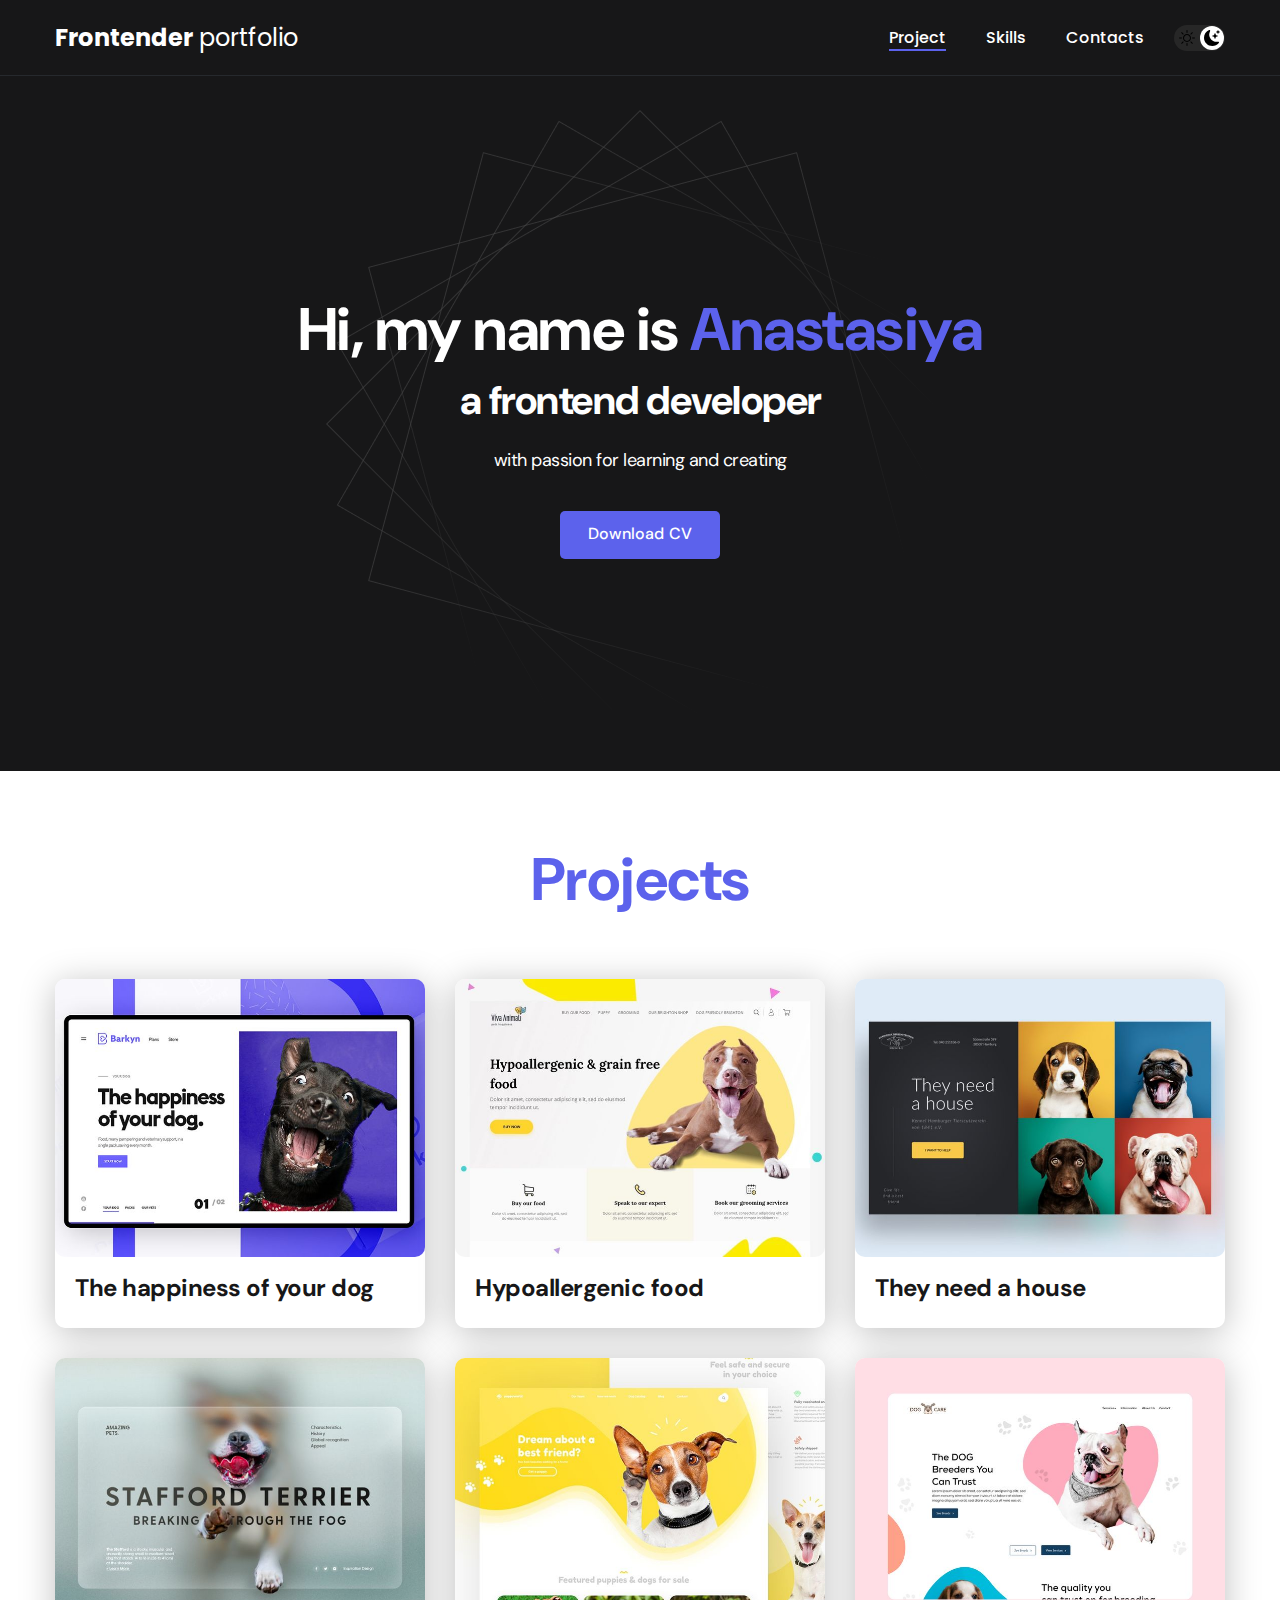
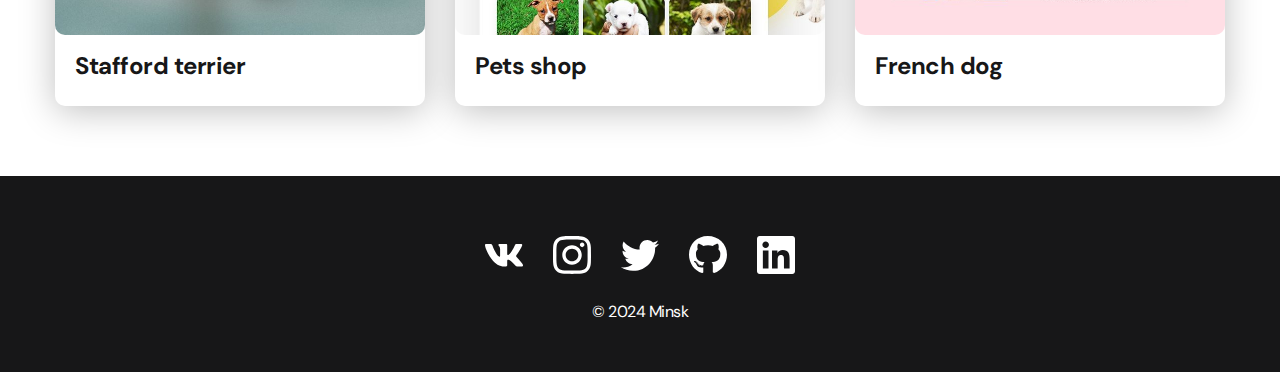
<file: index.html>
<!DOCTYPE html>
<html lang="en">
<head>
    <meta charset="UTF-8">
    <meta name="viewport" content="width=device-width, initial-scale=1.0">
    <title>Portfolio</title>
    <link rel="stylesheet" href="./css/main.css">
</head>
<body>
    <nav class="nav">
        <div class="container">
            <div class="nav-row">
                <a href="./index.html" class="logo"><strong>Frontender</strong> portfolio</a>

                <button class="dark-mode-btn dark-mode-btn--active">
                    <img src="./img/icon/sun.svg" alt="light mode" class="dark-mode-btn__item">
                    <img src="./img/icon/moon.svg" alt="dark mode" class="dark-mode-btn__item">
                </button>

                <ul class="nav-list">
                    <li class="nav-list__item"><a href="./index.html" class="nav-list__link nav-list__link--active">Project</a></li>
                    <li class="nav-list__item"><a href="./skills.html" class="nav-list__link">Skills</a></li>
                    <li class="nav-list__item"><a href="./contacts.html" class="nav-list__link">Contacts</a></li>
                </ul>
            </div>
        </div>
    </nav>

    <header class="header">
            <div class="header__wrapper">
                <h1 class="header__title">
                    <strong>Hi, my name is <em>Anastasiya</em></strong>
                    <br>
                    a frontend developer
                </h1>

                <div class="header__text">
                    <p>with passion for learning and creating</p>
                </div>

                <a href="#!" class="btn">Download CV</a>
            </div>       
    </header>

    <main class="section">
        <div class="container">
            <h2 class="title-1">Projects</h2>
            <ul class="projects">
                <li class="project">
                    <a href="./project-page1.html">
                        <img src="./img/project/01.jpg" alt="Project img" class="project__img">
                        <h3 class="project__title">The happiness of your dog</h3>
                    </a>
                </li>
                <li class="project">
                    <a href="./project-page2.html">
                        <img src="./img/project/02.jpg" alt="Project img" class="project__img">
                        <h3 class="project__title">Hypoallergenic food</h3>
                    </a>
                </li>
                <li class="project">
                    <a href="./project-page3.html">
                        <img src="./img/project/03.jpg" alt="Project img" class="project__img">
                        <h3 class="project__title">They need a house</h3>
                    </a>
                </li>
                <li class="project">
                    <a href="./project-page4.html">
                        <img src="./img/project/04.jpg" alt="Project img" class="project__img">
                        <h3 class="project__title">Stafford terrier</h3>
                    </a>
                </li>
                <li class="project">
                    <a href="./project-page5.html">
                        <img src="./img/project/05.jpg" alt="Project img" class="project__img">
                        <h3 class="project__title">Pets shop</h3>
                    </a>
                </li>
                <li class="project">
                    <a href="./project-page6.html">
                        <img src="./img/project/06.jpg" alt="Project img" class="project__img">
                        <h3 class="project__title">French dog</h3>
                    </a> 
                </li>
            </ul>
        </div>

    </main>

    <footer class="footer">
        <div class="container">
            <div class="footer__wrapper">
                <ul class="social">
                    <li class="social__item"><a href="#!"><img src="./img/icon/vk.svg" alt="Link"></a></li>
                    <li class="social__item"><a href="#!"><img src="./img/icon/instagram.svg" alt="Link"></a></li>
                    <li class="social__item"><a href="#!"><img src="./img/icon/twitter.svg" alt="Link"></a></li>
                    <li class="social__item"><a href="#!"><img src="./img/icon/gitHub.svg" alt="Link"></a></li>
                    <li class="social__item"><a href="#!"><img src="./img/icon/linkedIn.svg" alt="Link"></a></li>
                </ul>
                <div class="copyright">
                    <p>© 2024 Minsk</p>
                </div>
            </div>
        </div>
    </footer>

    <script src="./js/main.js"></script>
    
</body>
</html>
</file>
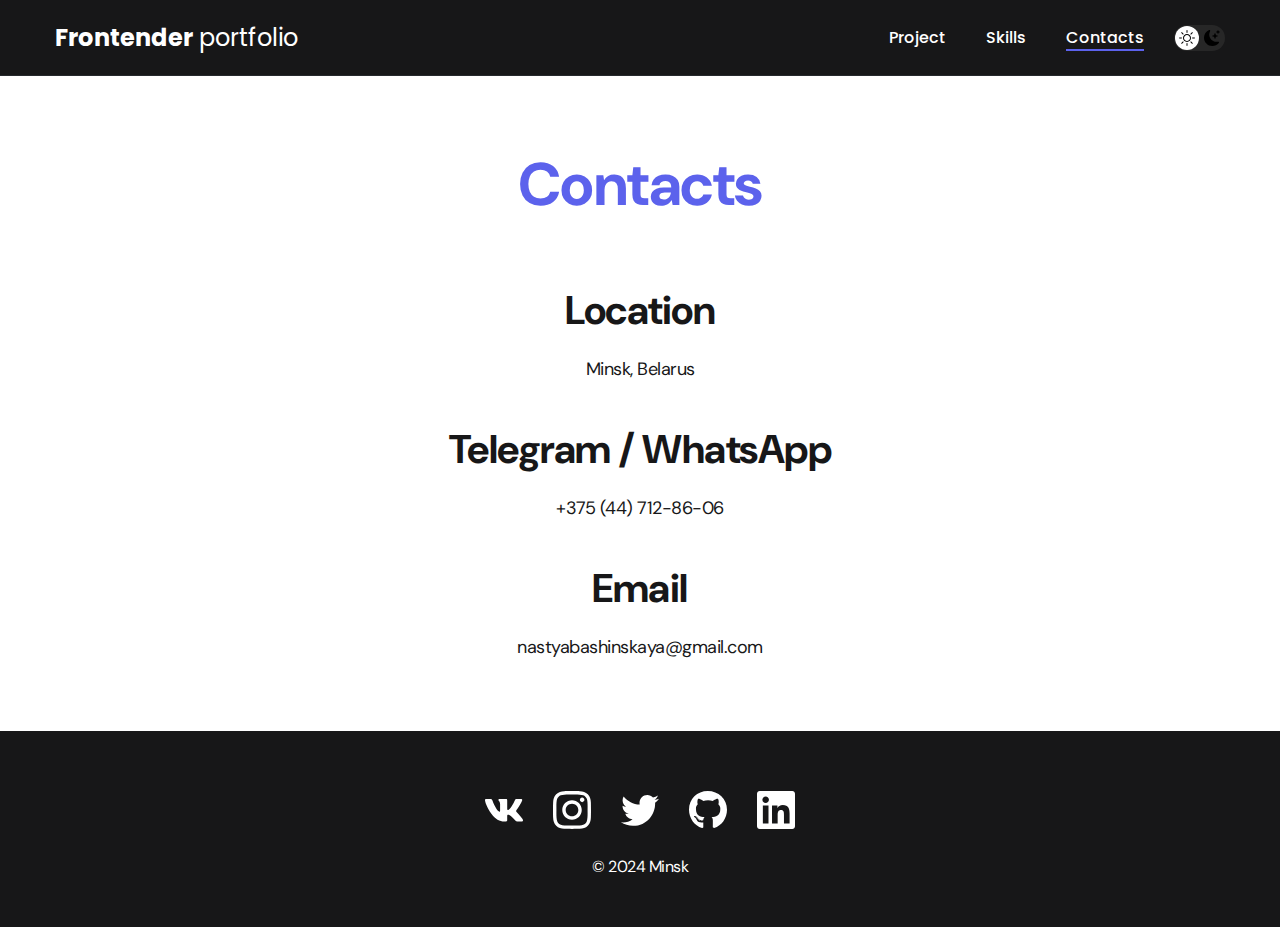
<file: contacts.html>
<!DOCTYPE html>
<html lang="en">
<head>
    <meta charset="UTF-8">
    <meta name="viewport" content="width=device-width, initial-scale=1.0">
    <title>Contacts</title>
    <link rel="stylesheet" href="./css/main.css">
</head>
<body>
    <nav class="nav">
        <div class="container">
            <div class="nav-row">
                <a href="./index.html" class="logo"><strong>Frontender</strong> portfolio</a>

                <button class="dark-mode-btn">
                    <img src="./img/icon/sun.svg" alt="light mode" class="dark-mode-btn__item">
                    <img src="./img/icon/moon.svg" alt="dark mode" class="dark-mode-btn__item">
                </button>

                <ul class="nav-list">
                    <li class="nav-list__item"><a href="./index.html" class="nav-list__link ">Project</a></li>
                    <li class="nav-list__item"><a href="./skills.html" class="nav-list__link">Skills</a></li>
                    <li class="nav-list__item"><a href="./contacts.html" class="nav-list__link nav-list__link--active">Contacts</a></li>
                </ul>
            </div>
        </div>
    </nav>

    <main class="section">
        <div class="container">            
            <h1 class="title-1">Contacts</h1>
            <ul class="content-list">
                <li class="content-list__item">
                    <h2 class="title-2">Location</h2>
                    <p>Minsk, Belarus</p>
                </li>
                <li class="content-list__item">
                    <h2 class="title-2">Telegram / WhatsApp</h2>
                    <p><a href="tel:+375447128606"></a>+375 (44) 712-86-06</p>
                </li>
                <li class="content-list__item">
                    <h2 class="title-2">Email</h2>
                    <p><a href="mailto:nastyabashinskaya@gmail.com"></a>nastyabashinskaya@gmail.com</p>
                </li>
            </ul>               
        </div>
    </main>

    <footer class="footer">
        <div class="container">
            <div class="footer__wrapper">
                <ul class="social">
                    <li class="social__item"><a href="#!"><img src="./img/icon/vk.svg" alt="Link"></a></li>
                    <li class="social__item"><a href="#!"><img src="./img/icon/instagram.svg" alt="Link"></a></li>
                    <li class="social__item"><a href="#!"><img src="./img/icon/twitter.svg" alt="Link"></a></li>
                    <li class="social__item"><a href="#!"><img src="./img/icon/gitHub.svg" alt="Link"></a></li>
                    <li class="social__item"><a href="#!"><img src="./img/icon/linkedIn.svg" alt="Link"></a></li>
                </ul>
                <div class="copyright">
                    <p>© 2024 Minsk</p>
                </div>
            </div>
        </div>
    </footer>

    <script src="./js/main.js"></script>
    
</body>
</html>
</file>
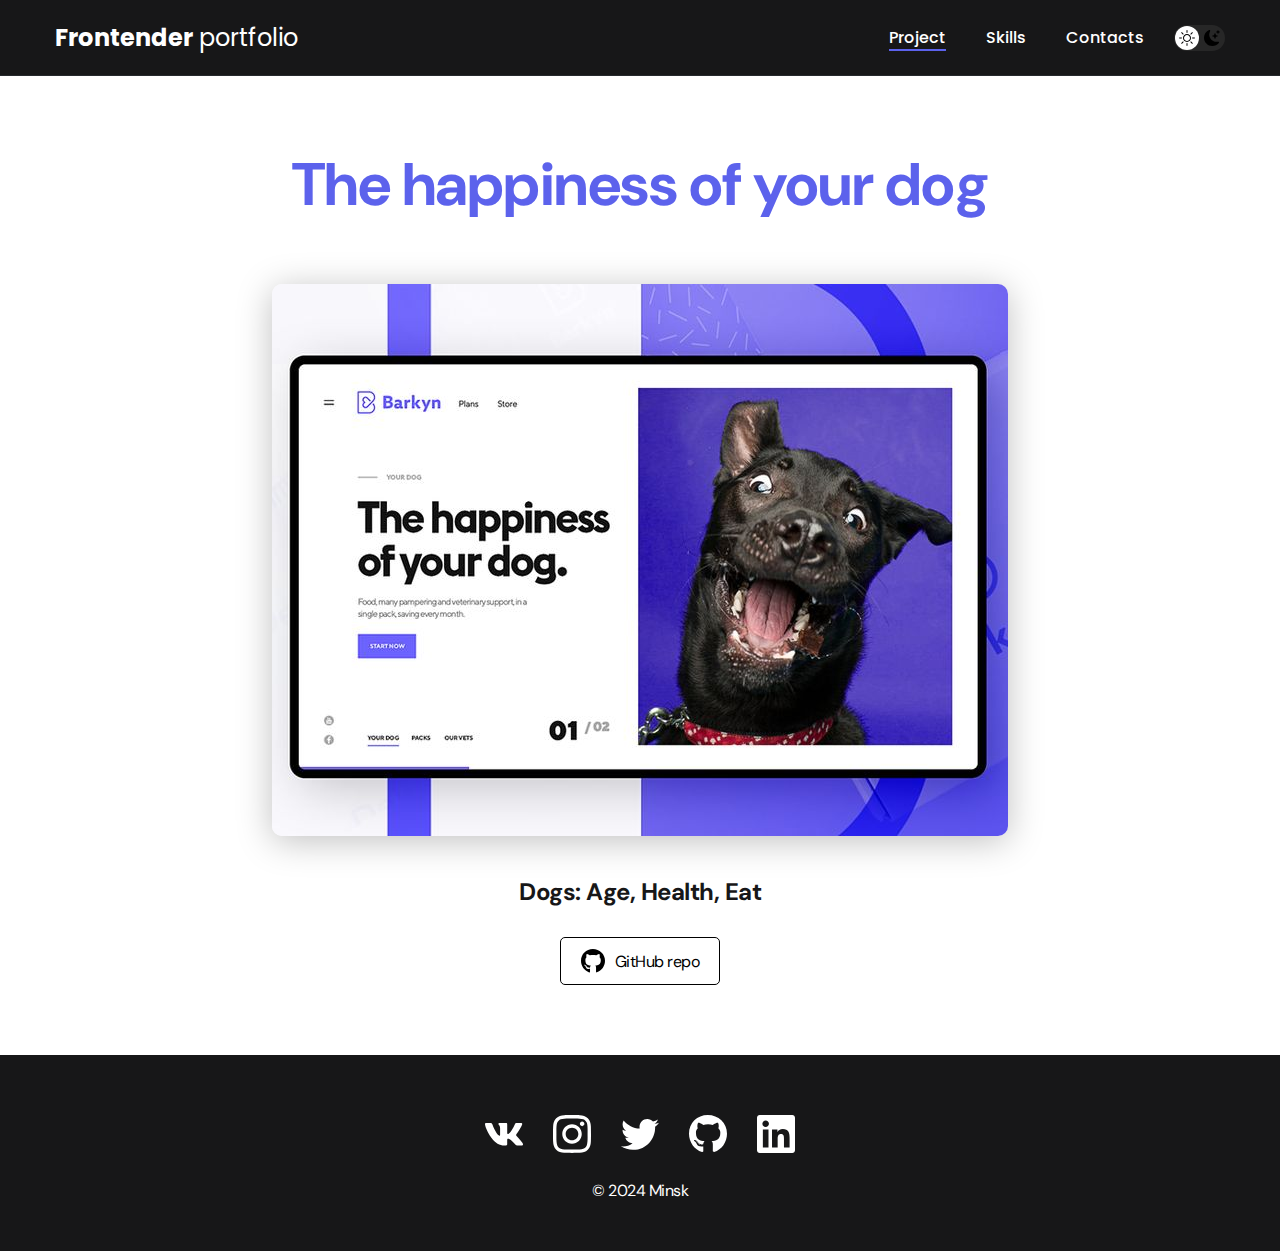
<file: project-page1.html>
<!DOCTYPE html>
<html lang="en">
<head>
    <meta charset="UTF-8">
    <meta name="viewport" content="width=device-width, initial-scale=1.0">
    <title>Projects_1</title>
    <link rel="stylesheet" href="./css/main.css">
</head>
<body>
    <nav class="nav">
        <div class="container">
            <div class="nav-row">
                <a href="./index.html" class="logo"><strong>Frontender</strong> portfolio</a>

                <button class="dark-mode-btn">
                    <img src="./img/icon/sun.svg" alt="light mode" class="dark-mode-btn__item">
                    <img src="./img/icon/moon.svg" alt="dark mode" class="dark-mode-btn__item">
                </button>

                <ul class="nav-list">
                    <li class="nav-list__item"><a href="./index.html" class="nav-list__link nav-list__link--active">Project</a></li>
                    <li class="nav-list__item"><a href="./skills.html" class="nav-list__link">Skills</a></li>
                    <li class="nav-list__item"><a href="./contacts.html" class="nav-list__link">Contacts</a></li>
                </ul>
            </div>
        </div>
    </nav>

    <main class="section">
        <div class="container">
            <div class="project-details">
                <h1 class="title-1">The happiness of your dog</h1>
                <img src="./img/project/01_big.jpg" alt="Project img" class="project-details__cover">
                <div class="project-details__desc">
                    <p>Dogs: Age, Health, Eat</p>
                </div>  
                <a href="#!" class="btn-outline">
                    <img src="./img/icon/gitHub-black.svg" alt="">
                    GitHub repo
                </a>               
            </div>   
        </div>
    </main>

    <footer class="footer">
        <div class="container">
            <div class="footer__wrapper">
                <ul class="social">
                    <li class="social__item"><a href="#!"><img src="./img/icon/vk.svg" alt="Link"></a></li>
                    <li class="social__item"><a href="#!"><img src="./img/icon/instagram.svg" alt="Link"></a></li>
                    <li class="social__item"><a href="#!"><img src="./img/icon/twitter.svg" alt="Link"></a></li>
                    <li class="social__item"><a href="#!"><img src="./img/icon/gitHub.svg" alt="Link"></a></li>
                    <li class="social__item"><a href="#!"><img src="./img/icon/linkedIn.svg" alt="Link"></a></li>
                </ul>
                <div class="copyright">
                    <p>© 2024 Minsk</p>
                </div>
            </div>
        </div>
    </footer>

    <script src="./js/main.js"></script>
    
</body>
</html>
</file>
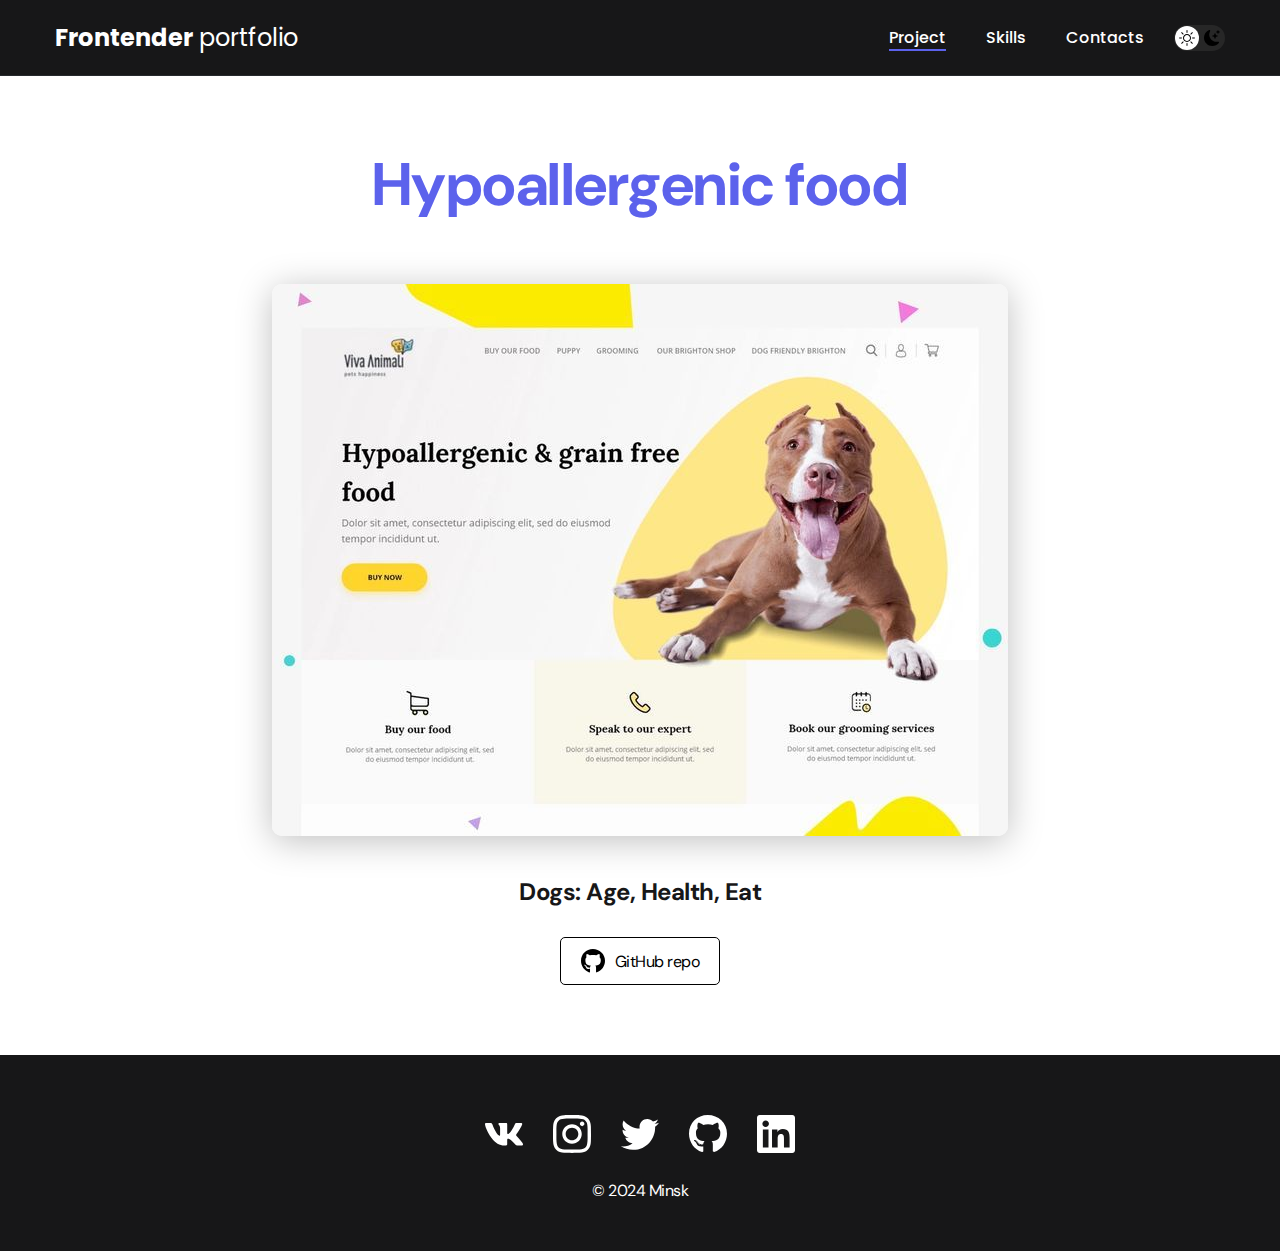
<file: project-page2.html>
<!DOCTYPE html>
<html lang="en">
<head>
    <meta charset="UTF-8">
    <meta name="viewport" content="width=device-width, initial-scale=1.0">
    <title>Projects_2</title>
    <link rel="stylesheet" href="./css/main.css">
</head>
<body>
    <nav class="nav">
        <div class="container">
            <div class="nav-row">
                <a href="./index.html" class="logo"><strong>Frontender</strong> portfolio</a>

                <button class="dark-mode-btn">
                    <img src="./img/icon/sun.svg" alt="light mode" class="dark-mode-btn__item">
                    <img src="./img/icon/moon.svg" alt="dark mode" class="dark-mode-btn__item">
                </button>

                <ul class="nav-list">
                    <li class="nav-list__item"><a href="./index.html" class="nav-list__link nav-list__link--active">Project</a></li>
                    <li class="nav-list__item"><a href="./skills.html" class="nav-list__link">Skills</a></li>
                    <li class="nav-list__item"><a href="./contacts.html" class="nav-list__link">Contacts</a></li>
                </ul>
            </div>
        </div>
    </nav>

    <main class="section">
        <div class="container">
            <div class="project-details">
                <h1 class="title-1">Hypoallergenic food</h1>
                <img src="./img/project/02_big.jpg" alt="Project img" class="project-details__cover">
                <div class="project-details__desc">
                    <p>Dogs: Age, Health, Eat</p>
                </div>  
                <a href="#!" class="btn-outline">
                    <img src="./img/icon/gitHub-black.svg" alt="">
                    GitHub repo
                </a>               
            </div>   
        </div>
    </main>

    <footer class="footer">
        <div class="container">
            <div class="footer__wrapper">
                <ul class="social">
                    <li class="social__item"><a href="#!"><img src="./img/icon/vk.svg" alt="Link"></a></li>
                    <li class="social__item"><a href="#!"><img src="./img/icon/instagram.svg" alt="Link"></a></li>
                    <li class="social__item"><a href="#!"><img src="./img/icon/twitter.svg" alt="Link"></a></li>
                    <li class="social__item"><a href="#!"><img src="./img/icon/gitHub.svg" alt="Link"></a></li>
                    <li class="social__item"><a href="#!"><img src="./img/icon/linkedIn.svg" alt="Link"></a></li>
                </ul>
                <div class="copyright">
                    <p>© 2024 Minsk</p>
                </div>
            </div>
        </div>
    </footer>

    <script src="./js/main.js"></script>
    
</body>
</html>
</file>
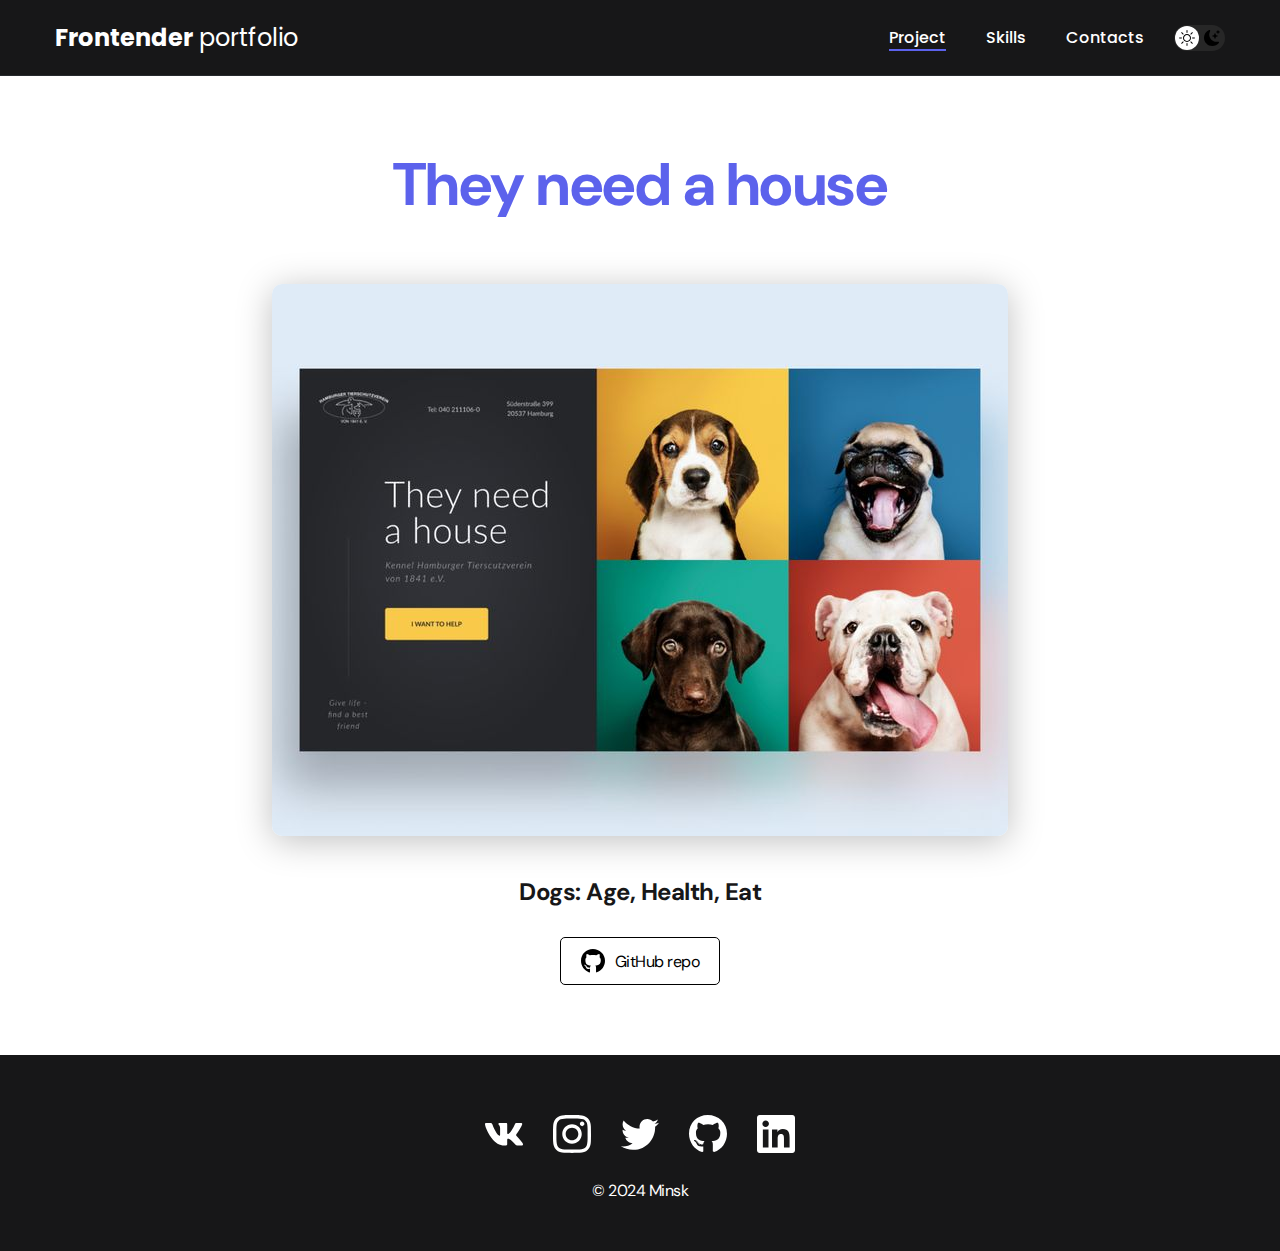
<file: project-page3.html>
<!DOCTYPE html>
<html lang="en">
<head>
    <meta charset="UTF-8">
    <meta name="viewport" content="width=device-width, initial-scale=1.0">
    <title>Projects_2</title>
    <link rel="stylesheet" href="./css/main.css">
</head>
<body>
    <nav class="nav">
        <div class="container">
            <div class="nav-row">
                <a href="./index.html" class="logo"><strong>Frontender</strong> portfolio</a>

                <button class="dark-mode-btn">
                    <img src="./img/icon/sun.svg" alt="light mode" class="dark-mode-btn__item">
                    <img src="./img/icon/moon.svg" alt="dark mode" class="dark-mode-btn__item">
                </button>

                <ul class="nav-list">
                    <li class="nav-list__item"><a href="./index.html" class="nav-list__link nav-list__link--active">Project</a></li>
                    <li class="nav-list__item"><a href="./skills.html" class="nav-list__link">Skills</a></li>
                    <li class="nav-list__item"><a href="./contacts.html" class="nav-list__link">Contacts</a></li>
                </ul>
            </div>
        </div>
    </nav>

    <main class="section">
        <div class="container">
            <div class="project-details">
                <h1 class="title-1">They need a house</h1>
                <img src="./img/project/03_big.jpg" alt="Project img" class="project-details__cover">
                <div class="project-details__desc">
                    <p>Dogs: Age, Health, Eat</p>
                </div>  
                <a href="#!" class="btn-outline">
                    <img src="./img/icon/gitHub-black.svg" alt="">
                    GitHub repo
                </a>               
            </div>   
        </div>
    </main>

    <footer class="footer">
        <div class="container">
            <div class="footer__wrapper">
                <ul class="social">
                    <li class="social__item"><a href="#!"><img src="./img/icon/vk.svg" alt="Link"></a></li>
                    <li class="social__item"><a href="#!"><img src="./img/icon/instagram.svg" alt="Link"></a></li>
                    <li class="social__item"><a href="#!"><img src="./img/icon/twitter.svg" alt="Link"></a></li>
                    <li class="social__item"><a href="#!"><img src="./img/icon/gitHub.svg" alt="Link"></a></li>
                    <li class="social__item"><a href="#!"><img src="./img/icon/linkedIn.svg" alt="Link"></a></li>
                </ul>
                <div class="copyright">
                    <p>© 2024 Minsk</p>
                </div>
            </div>
        </div>
    </footer>

    <script src="./js/main.js"></script>
    
</body>
</html>
</file>
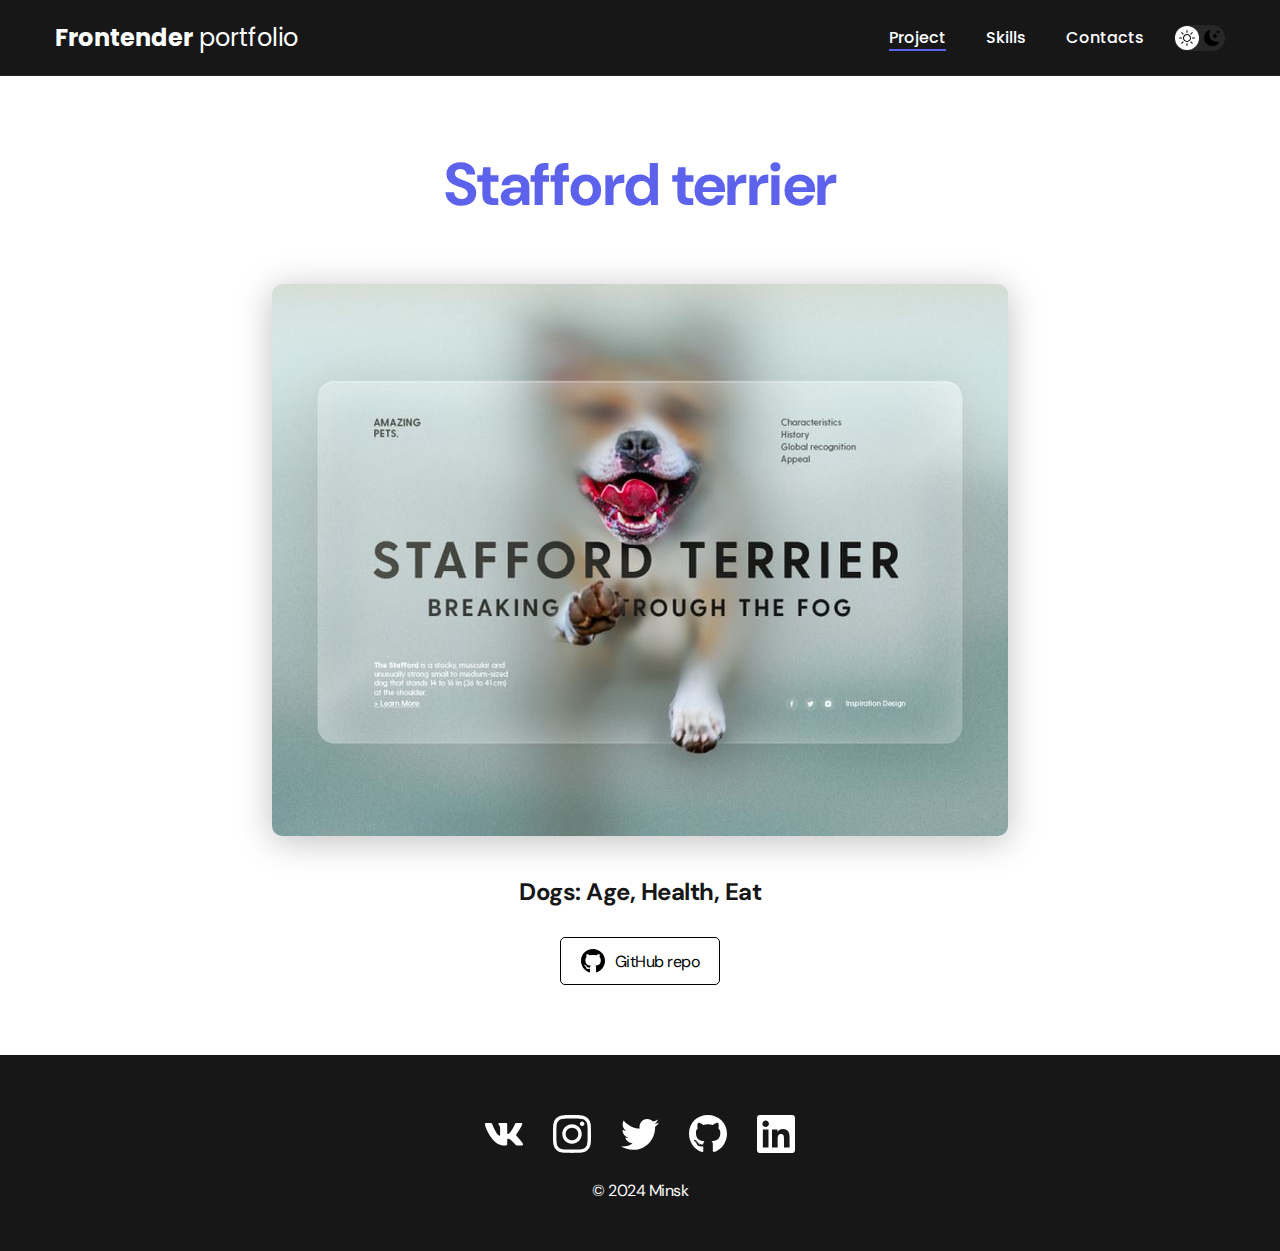
<file: project-page4.html>
<!DOCTYPE html>
<html lang="en">
<head>
    <meta charset="UTF-8">
    <meta name="viewport" content="width=device-width, initial-scale=1.0">
    <title>Projects_2</title>
    <link rel="stylesheet" href="./css/main.css">
</head>
<body>
    <nav class="nav">
        <div class="container">
            <div class="nav-row">
                <a href="./index.html" class="logo"><strong>Frontender</strong> portfolio</a>

                <button class="dark-mode-btn">
                    <img src="./img/icon/sun.svg" alt="light mode" class="dark-mode-btn__item">
                    <img src="./img/icon/moon.svg" alt="dark mode" class="dark-mode-btn__item">
                </button>

                <ul class="nav-list">
                    <li class="nav-list__item"><a href="./index.html" class="nav-list__link nav-list__link--active">Project</a></li>
                    <li class="nav-list__item"><a href="./skills.html" class="nav-list__link">Skills</a></li>
                    <li class="nav-list__item"><a href="./contacts.html" class="nav-list__link">Contacts</a></li>
                </ul>
            </div>
        </div>
    </nav>

    <main class="section">
        <div class="container">
            <div class="project-details">
                <h1 class="title-1">Stafford terrier</h1>
                <img src="./img/project/04_big.jpg" alt="Project img" class="project-details__cover">
                <div class="project-details__desc">
                    <p>Dogs: Age, Health, Eat</p>
                </div>  
                <a href="#!" class="btn-outline">
                    <img src="./img/icon/gitHub-black.svg" alt="">
                    GitHub repo
                </a>               
            </div>   
        </div>
    </main>

    <footer class="footer">
        <div class="container">
            <div class="footer__wrapper">
                <ul class="social">
                    <li class="social__item"><a href="#!"><img src="./img/icon/vk.svg" alt="Link"></a></li>
                    <li class="social__item"><a href="#!"><img src="./img/icon/instagram.svg" alt="Link"></a></li>
                    <li class="social__item"><a href="#!"><img src="./img/icon/twitter.svg" alt="Link"></a></li>
                    <li class="social__item"><a href="#!"><img src="./img/icon/gitHub.svg" alt="Link"></a></li>
                    <li class="social__item"><a href="#!"><img src="./img/icon/linkedIn.svg" alt="Link"></a></li>
                </ul>
                <div class="copyright">
                    <p>© 2024 Minsk</p>
                </div>
            </div>
        </div>
    </footer>

    <script src="./js/main.js"></script>
    
</body>
</html>
</file>
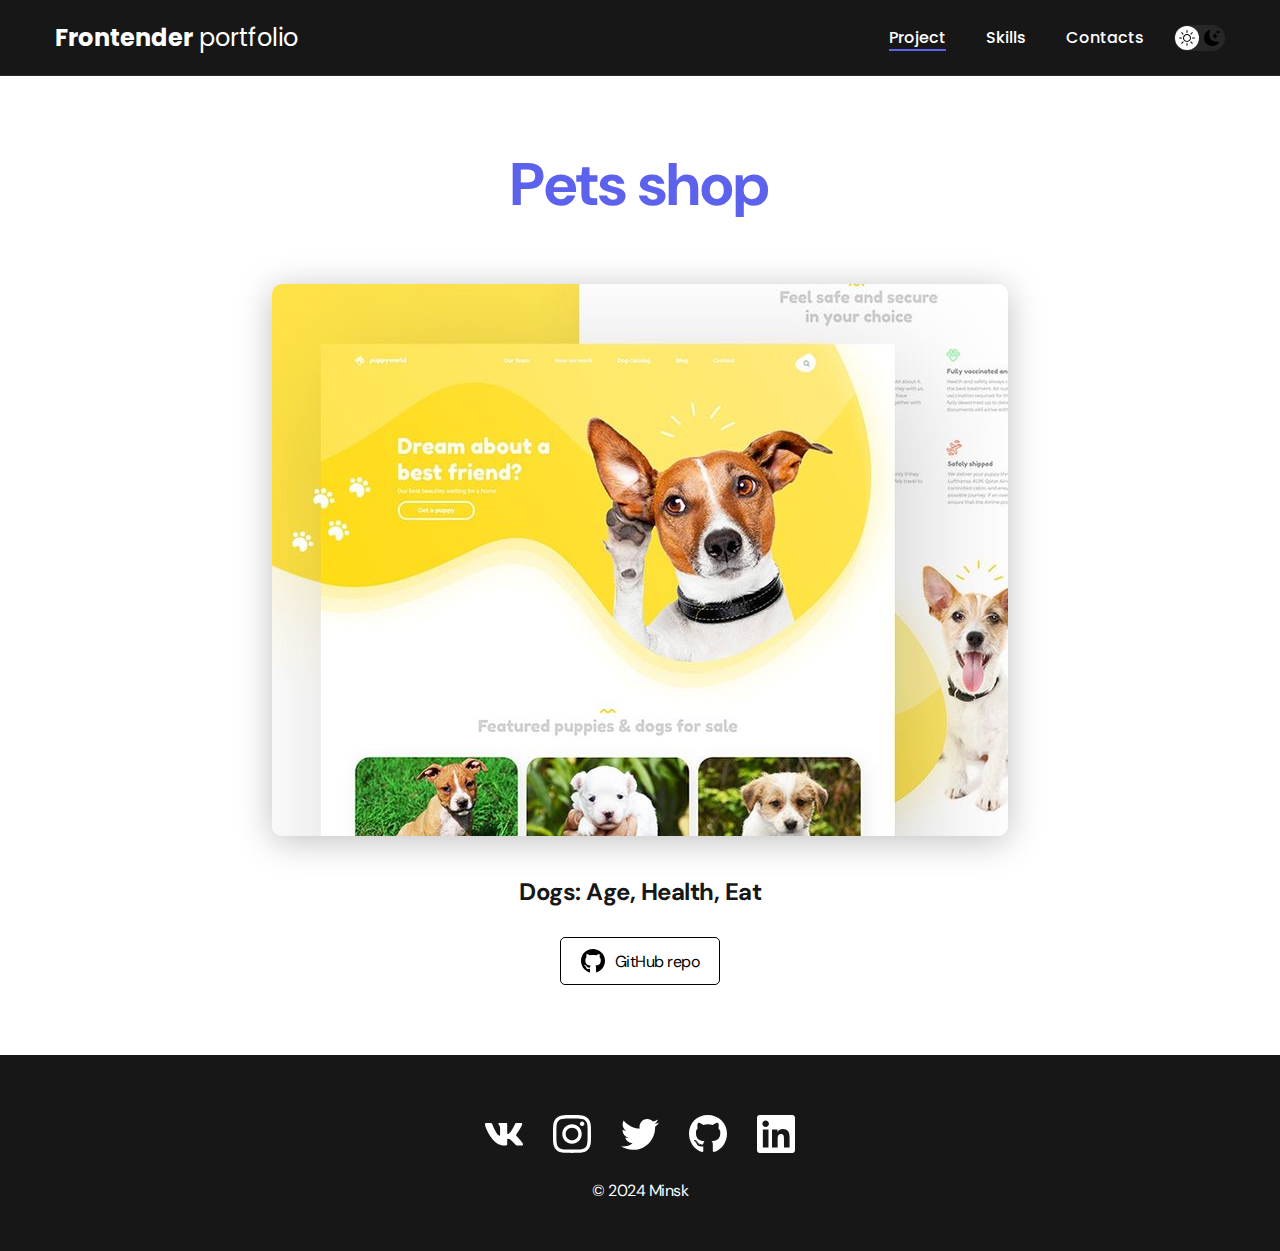
<file: project-page5.html>
<!DOCTYPE html>
<html lang="en">
<head>
    <meta charset="UTF-8">
    <meta name="viewport" content="width=device-width, initial-scale=1.0">
    <title>Projects_2</title>
    <link rel="stylesheet" href="./css/main.css">
</head>
<body>
    <nav class="nav">
        <div class="container">
            <div class="nav-row">
                <a href="./index.html" class="logo"><strong>Frontender</strong> portfolio</a>

                <button class="dark-mode-btn">
                    <img src="./img/icon/sun.svg" alt="light mode" class="dark-mode-btn__item">
                    <img src="./img/icon/moon.svg" alt="dark mode" class="dark-mode-btn__item">
                </button>

                <ul class="nav-list">
                    <li class="nav-list__item"><a href="./index.html" class="nav-list__link nav-list__link--active">Project</a></li>
                    <li class="nav-list__item"><a href="./skills.html" class="nav-list__link">Skills</a></li>
                    <li class="nav-list__item"><a href="./contacts.html" class="nav-list__link">Contacts</a></li>
                </ul>
            </div>
        </div>
    </nav>

    <main class="section">
        <div class="container">
            <div class="project-details">
                <h1 class="title-1">Pets shop</h1>
                <img src="./img/project/05_big.jpg" alt="Project img" class="project-details__cover">
                <div class="project-details__desc">
                    <p>Dogs: Age, Health, Eat</p>
                </div>  
                <a href="#!" class="btn-outline">
                    <img src="./img/icon/gitHub-black.svg" alt="">
                    GitHub repo
                </a>               
            </div>   
        </div>
    </main>

    <footer class="footer">
        <div class="container">
            <div class="footer__wrapper">
                <ul class="social">
                    <li class="social__item"><a href="#!"><img src="./img/icon/vk.svg" alt="Link"></a></li>
                    <li class="social__item"><a href="#!"><img src="./img/icon/instagram.svg" alt="Link"></a></li>
                    <li class="social__item"><a href="#!"><img src="./img/icon/twitter.svg" alt="Link"></a></li>
                    <li class="social__item"><a href="#!"><img src="./img/icon/gitHub.svg" alt="Link"></a></li>
                    <li class="social__item"><a href="#!"><img src="./img/icon/linkedIn.svg" alt="Link"></a></li>
                </ul>
                <div class="copyright">
                    <p>© 2024 Minsk</p>
                </div>
            </div>
        </div>
    </footer>

    <script src="./js/main.js"></script>
    
</body>
</html>
</file>
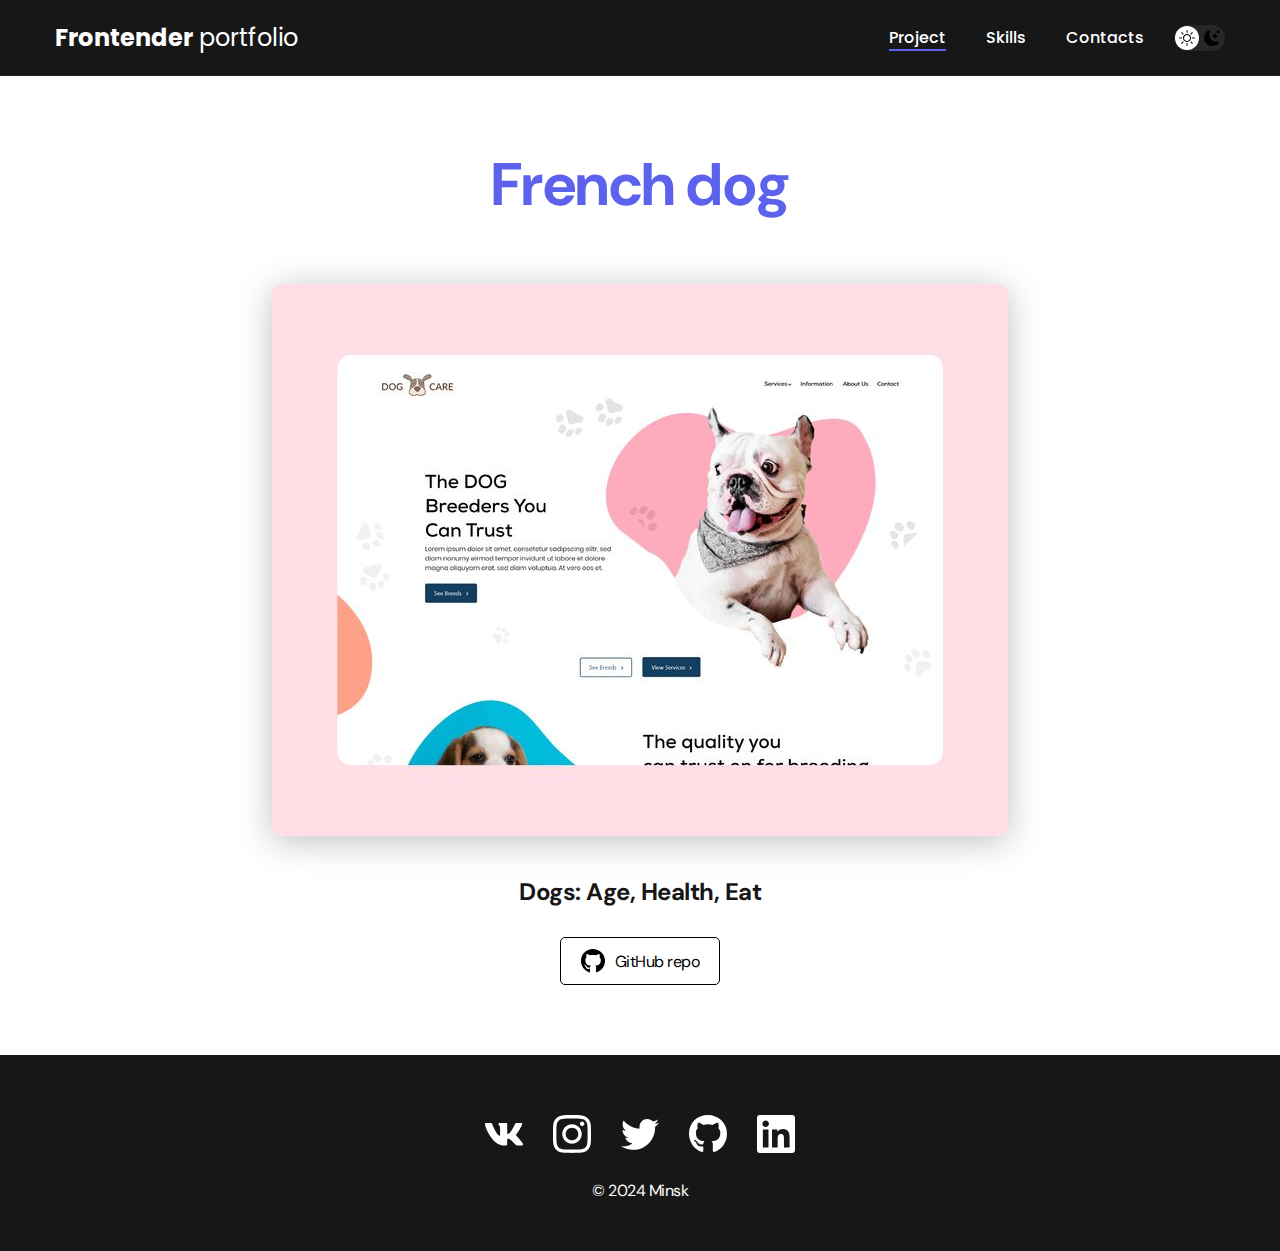
<file: project-page6.html>
<!DOCTYPE html>
<html lang="en">
<head>
    <meta charset="UTF-8">
    <meta name="viewport" content="width=device-width, initial-scale=1.0">
    <title>Projects_2</title>
    <link rel="stylesheet" href="./css/main.css">
</head>
<body>
    <nav class="nav">
        <div class="container">
            <div class="nav-row">
                <a href="./index.html" class="logo"><strong>Frontender</strong> portfolio</a>

                <button class="dark-mode-btn">
                    <img src="./img/icon/sun.svg" alt="light mode" class="dark-mode-btn__item">
                    <img src="./img/icon/moon.svg" alt="dark mode" class="dark-mode-btn__item">
                </button>

                <ul class="nav-list">
                    <li class="nav-list__item"><a href="./index.html" class="nav-list__link nav-list__link--active">Project</a></li>
                    <li class="nav-list__item"><a href="./skills.html" class="nav-list__link">Skills</a></li>
                    <li class="nav-list__item"><a href="./contacts.html" class="nav-list__link">Contacts</a></li>
                </ul>
            </div>
        </div>
    </nav>

    <main class="section">
        <div class="container">
            <div class="project-details">
                <h1 class="title-1">French dog</h1>
                <img src="./img/project/06_big.jpg" alt="Project img" class="project-details__cover">
                <div class="project-details__desc">
                    <p>Dogs: Age, Health, Eat</p>
                </div>  
                <a href="#!" class="btn-outline">
                    <img src="./img/icon/gitHub-black.svg" alt="">
                    GitHub repo
                </a>               
            </div>   
        </div>
    </main>

    <footer class="footer">
        <div class="container">
            <div class="footer__wrapper">
                <ul class="social">
                    <li class="social__item"><a href="#!"><img src="./img/icon/vk.svg" alt="Link"></a></li>
                    <li class="social__item"><a href="#!"><img src="./img/icon/instagram.svg" alt="Link"></a></li>
                    <li class="social__item"><a href="#!"><img src="./img/icon/twitter.svg" alt="Link"></a></li>
                    <li class="social__item"><a href="#!"><img src="./img/icon/gitHub.svg" alt="Link"></a></li>
                    <li class="social__item"><a href="#!"><img src="./img/icon/linkedIn.svg" alt="Link"></a></li>
                </ul>
                <div class="copyright">
                    <p>© 2024 Minsk</p>
                </div>
            </div>
        </div>
    </footer>

    <script src="./js/main.js"></script>
    
</body>
</html>
</file>
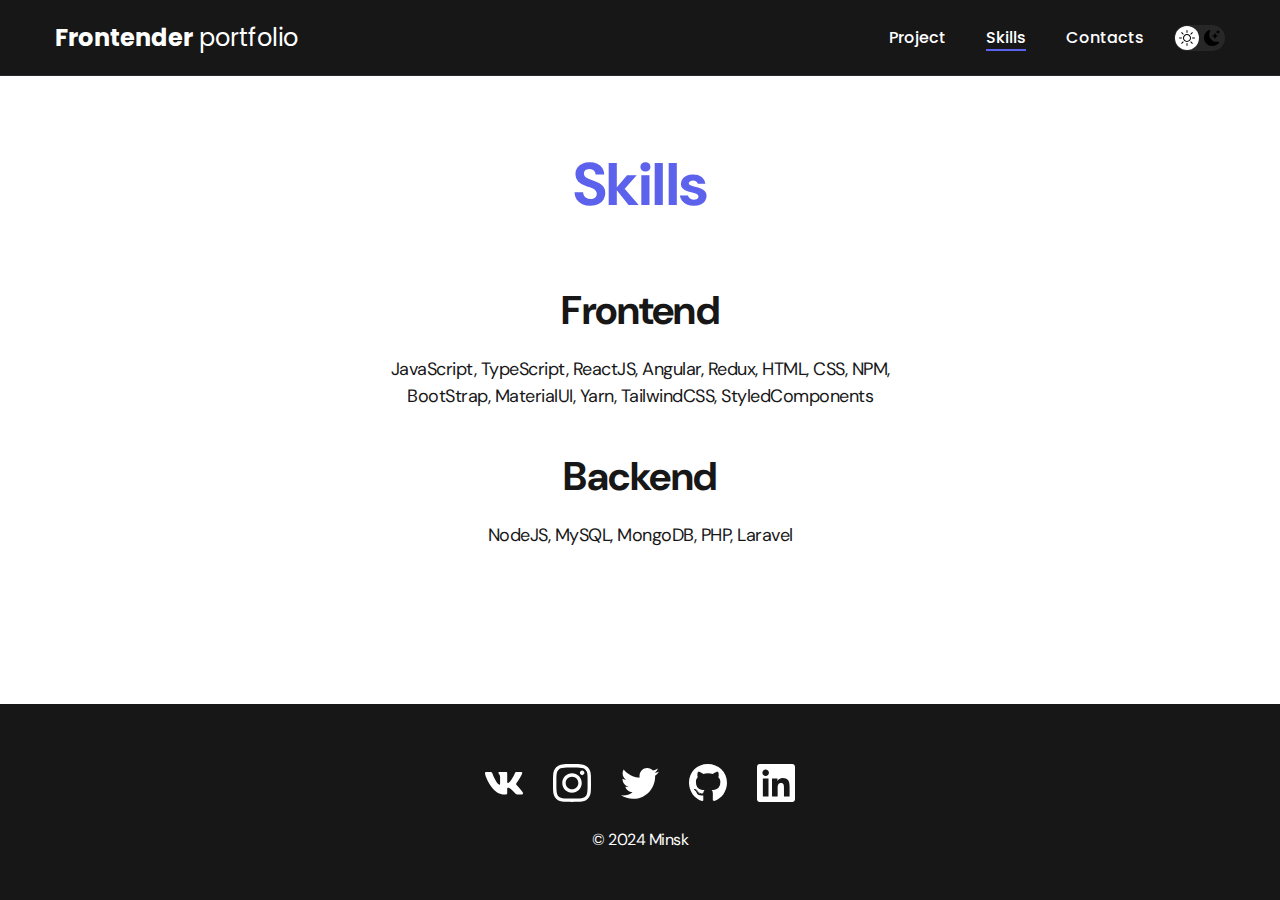
<file: skills.html>
<!DOCTYPE html>
<html lang="en">
<head>
    <meta charset="UTF-8">
    <meta name="viewport" content="width=device-width, initial-scale=1.0">
    <title>Skills</title>
    <link rel="stylesheet" href="./css/main.css">
</head>
<body>
    <nav class="nav">
        <div class="container">
            <div class="nav-row">
                <a href="./index.html" class="logo"><strong>Frontender</strong> portfolio</a>

                <button class="dark-mode-btn">
                    <img src="./img/icon/sun.svg" alt="light mode" class="dark-mode-btn__item">
                    <img src="./img/icon/moon.svg" alt="dark mode" class="dark-mode-btn__item">
                </button>

                <ul class="nav-list">
                    <li class="nav-list__item"><a href="./index.html" class="nav-list__link ">Project</a></li>
                    <li class="nav-list__item"><a href="./skills.html" class="nav-list__link nav-list__link--active">Skills</a></li>
                    <li class="nav-list__item"><a href="./contacts.html" class="nav-list__link">Contacts</a></li>
                </ul>
            </div>
        </div>
    </nav>

    <main class="section">
        <div class="container">            
            <h1 class="title-1">Skills</h1>
            <ul class="content-list">
                <li class="content-list__item">
                    <h2 class="title-2">Frontend</h2>
                    <p>JavaScript, TypeScript, ReactJS, Angular, Redux, HTML, CSS, NPM, BootStrap, MaterialUI, Yarn, TailwindCSS, StyledComponents</p>
                </li>
                <li class="content-list__item">
                    <h2 class="title-2">Backend</h2>
                    <p>NodeJS, MySQL, MongoDB, PHP, Laravel</p>
                </li>
            </ul>               
        </div>
    </main>

    <footer class="footer">
        <div class="container">
            <div class="footer__wrapper">
                <ul class="social">
                    <li class="social__item"><a href="#!"><img src="./img/icon/vk.svg" alt="Link"></a></li>
                    <li class="social__item"><a href="#!"><img src="./img/icon/instagram.svg" alt="Link"></a></li>
                    <li class="social__item"><a href="#!"><img src="./img/icon/twitter.svg" alt="Link"></a></li>
                    <li class="social__item"><a href="#!"><img src="./img/icon/gitHub.svg" alt="Link"></a></li>
                    <li class="social__item"><a href="#!"><img src="./img/icon/linkedIn.svg" alt="Link"></a></li>
                </ul>
                <div class="copyright">
                    <p>© 2024 Minsk</p>
                </div>
            </div>
        </div>
    </footer>

    <script src="./js/main.js"></script>
    
</body>
</html>
</file>
<file: css/main.css>
@import "./reset.css";
@import url('https://fonts.googleapis.com/css2?family=DM+Sans:wght@400;500;700&family=Poppins:wght@400;500;700&display=swap');

/* 
font-family: 'DM Sans', sans-serif;
font-family: 'Poppins', sans-serif; 
*/

:root {
    --black: #171718;
    --black-border: #26292D;
    --white: #FFFFFF;
    --purple: #5C62EC;

    --text-color: var(--black);
    --dark-bg: var(--black);
    --dark-border: var(--black-border);
    --header-text: var(--white);
    --accent: var(--purple);

    /* light mode */
    --page-bg: var(--white);
    --text-color: var(--black);

    --title-1: var(--accent);

    --project-card-bg: var(--white);
    --project-card-text: var(--black);
    --box-shadow: 0px 5px 35px rgba(0, 0, 0, 0.25)

}

.dark {
    --page-bg: #252526;
    --text-color: var(--white);

    --title-1: var(--white);

    --project-card-bg: var(--black);
    --project-card-text: var(--white);
    --box-shadow: 0px 5px 35px rgba(0, 0, 0, 0.25)
}

html, body {
    display: flex;
    flex-direction: column;
    min-height: 100vh;

    font-family: 'DM Sans', sans-serif; 
    letter-spacing: -0.5px;

    /* light mode */
    background-color: var(--page-bg);
    color: var(--text-color);
}

/* General */

.container {
    margin: 0 auto;
    padding: 0 15px;
    max-width: 1200px;
}

.none {
    display: none !important;
}

.section {
    padding: 70px 0;
}

.title-1 {
    margin-bottom: 60px;
    font-size: 60px;
    font-weight: 700;
    line-height: 1.3;
    color: var(--title-1);
    text-align: center;
}

.title-2 {
    margin-bottom: 20px;

    font-size: 40px;
    font-weight: 700;
    line-height: 1.3;    
}

/* Nav */

.nav {
    padding: 20px 0;
    border-bottom: 1px solid var(--dark-border) ;
    background-color: var(--dark-bg);
    color: var(--white);
    letter-spacing: normal;
}

.nav-row {
    display: flex;
    justify-content: flex-end;
    align-items: center;
    column-gap: 30px;
    row-gap: 20px;
    flex-wrap: wrap;
}

.logo {
    margin-right: auto;
    color: var(--header-text);
    font-size: 24px;
    font-family: 'Poppins', sans-serif;
}

.logo strong {
    font-weight: 700;
}

.nav-list {
    display: flex;
    flex-wrap: wrap;
    row-gap: 10px;
    align-items: center;
    column-gap: 40px;
    font-size: 16px;
    font-weight: 500;
    font-family: 'Poppins', sans-serif; 
}

.nav-list__link {
    color: var(--header-text);

    transition: opacity 0.2s ease-in;    
}

.nav-list__link:hover {
    opacity: 0.8;
}

.nav-list__link--active {
    position: relative;
    
}

.nav-list__link--active::before {
    content: "";

    position: absolute;
    left: 0;
    top: 100%;

    display: block;
    height: 2px;
    width: 100%;
    background-color: var(--accent);
}

/* dark mode btn */
.dark-mode-btn {
    order: 9;
    position: relative;
    display: flex;
    justify-content: space-between;
    width: 51px;
    height: 26px;
    padding: 5px;
    border-radius: 50px;
    background-color: #272727;
}

.dark-mode-btn::before {
    content: "";

    position: absolute;
    top: 1px;
    left: 1px;

    display: block;
    width: 24px;
    height: 24px;

    border-radius: 50%;
    background-color: var(--white);

    transition: left 0.2s ease-in; 
}

.dark-mode-btn--active::before{
    left: 26px;
}

.dark-mode-btn__item {
    position: relative;
    z-index: 9;
}


/* HEADER */
.header {
    min-height: 695px;
    padding: 40px 0;

    display: flex;
    justify-content: center;
    align-items: center;

    background-color: var(--dark-bg);
    background-image: url(./../img/header-bg.png);
    background-repeat: no-repeat;
    background-size: auto;
    background-position: center center;

    color: var(--header-text);  
    text-align: center;
}

.header__wrapper{
    padding: 0 15px;
    max-width: 660 px;
}

.header__title{
    margin-bottom: 20px;
    font-size: 40px;
    font-weight: 700;
    line-height: 1.4;
}

.header__title strong{
    font-size: 60px;
    font-weight: 700;
}

.header__title em {
    font-style: normal;
    color: var(--accent);
}

.header__text {
    margin-bottom: 40px;
    font-size: 18px;
    line-height: 1.333;
}

.header__text p + p {
    margin-top: 1em;
}

/* Btn */

.btn{
    display: inline-block;
    height: 48px;
    padding: 12px 28px;

    border-radius: 5px;
    background-color: var(--accent);
    color: var(--white);
    letter-spacing: 0.15px;
    font-size: 16px;
    font-weight: 500;

    transition: opacity 0.2s ease-in;
}

.btn:hover {
    opacity: 0.8;
}

.btn:active {
    position: relative;
    top: 1px;
}

.btn-outline {
    display: flex;
    column-gap: 10px;
    align-items: center;

    height: 48px;
    padding: 12px 20px;

    border-radius: 5px;
    border: 1px solid #000000;
    background-color: var(--white);
    color: #000000;

    transition: opacity 0.2s ease-in;
}

.btn-outline:hover {
    opacity: 0.8;
}

.btn-outline:active {
    position: relative;
    top: 1px;
}

/* Projects */

.projects{
    display: flex;
    flex-wrap: wrap;
    column-gap: 30px;
    row-gap: 30px;
    justify-content: center;
}

.project{
    max-width: 370px;
    background-color: var(--project-card-bg);
    box-shadow: var(--box-shadow);
    border-radius: 10px;



}

.project__img{
    border-radius: 10px;
}

.project__title {
    padding: 15px 20px 25px;
    font-weight: 700;
    font-size: 24px;
    line-height: 1.3;
    color: var(--project-card-text);
}

/* project-details */

.project-details{
    margin: 0 auto;
    max-width: 865px;

    display: flex;
    flex-direction: column;
    align-items: center;

    text-align: center;
}

.project-details__cover {
    max-width: 100%;
    margin-bottom: 40px;

    box-shadow: 0px 5px 35px rgba(0, 0, 0, 0.25);
    border-radius: 10px;
}

.project-details__desc {
    margin-bottom: 30px;

    font-weight: 700;
    font-size: 24px;
    line-height: 1.3;
}

/* Content list */


.content-list{
    margin: 0 auto;
    max-width: 570px;
    display: flex;
    flex-direction: column;
    align-items: center;
    row-gap: 40px;
    text-align: center;
}

.content-list__item{
    font-size: 18px;
    line-height: 1.5;
}

.content-list__item p + p {
  margin-top: 0.5em;
}

/* footer */

.footer {
    margin-top: auto;
    padding: 60px 0 50px;
    background-color: var(--dark-bg);
    color: var(--header-text);
}

.footer__wrapper {
    display: flex;
    flex-direction: column;
    align-items: center;
    row-gap: 27px;
}

.social{
    display: flex;
    column-gap: 30px;
    align-items: center;
}

.copyright{
    font-size: 16px;
}

.copyright p + p {
    margin-top: 0.5em;
}

@media (max-width: 620px){

    /* header */
    .header{
        min-height: unset;
    }

    .header__title{
        font-size: 30px;
    }

    .header__title strong{
        font-size: 40px;
    }

    /* nav */

    .nav-row {
        justify-content: space-between;
    }

    .dark-mode-btn {
        order: 0;
    }

    /* general */

    .section{
        padding: 40px;
    }

    .title-1{
        margin-bottom: 30px;
        font-size: 40px;
    }

    .title-2{
        margin-bottom: 10px;
        font-size: 30px;
    }

    /* project */

    .projects {
        justify-content: center;
    }

    .project__title {
        font-size: 22px;
    }

    /* project page */
    
    .project-details__desc {
        font-size: 20px;
        margin-bottom: 20px;
        
    }

    /* content list */
    
    .content-list {
        row-gap: 20px;
    }

    .content-list__item {
        font-size: 16px;
    }

    /* footer */

    .footer {
        padding: 40px 0 30px;
    }

    .footer__wrapper {
        row-gap: 20px;
    }

    /* social */

    .social {
        column-gap: 20px;

    }

    .social__item{
        width: 28px;
    }
   
}
</file>
